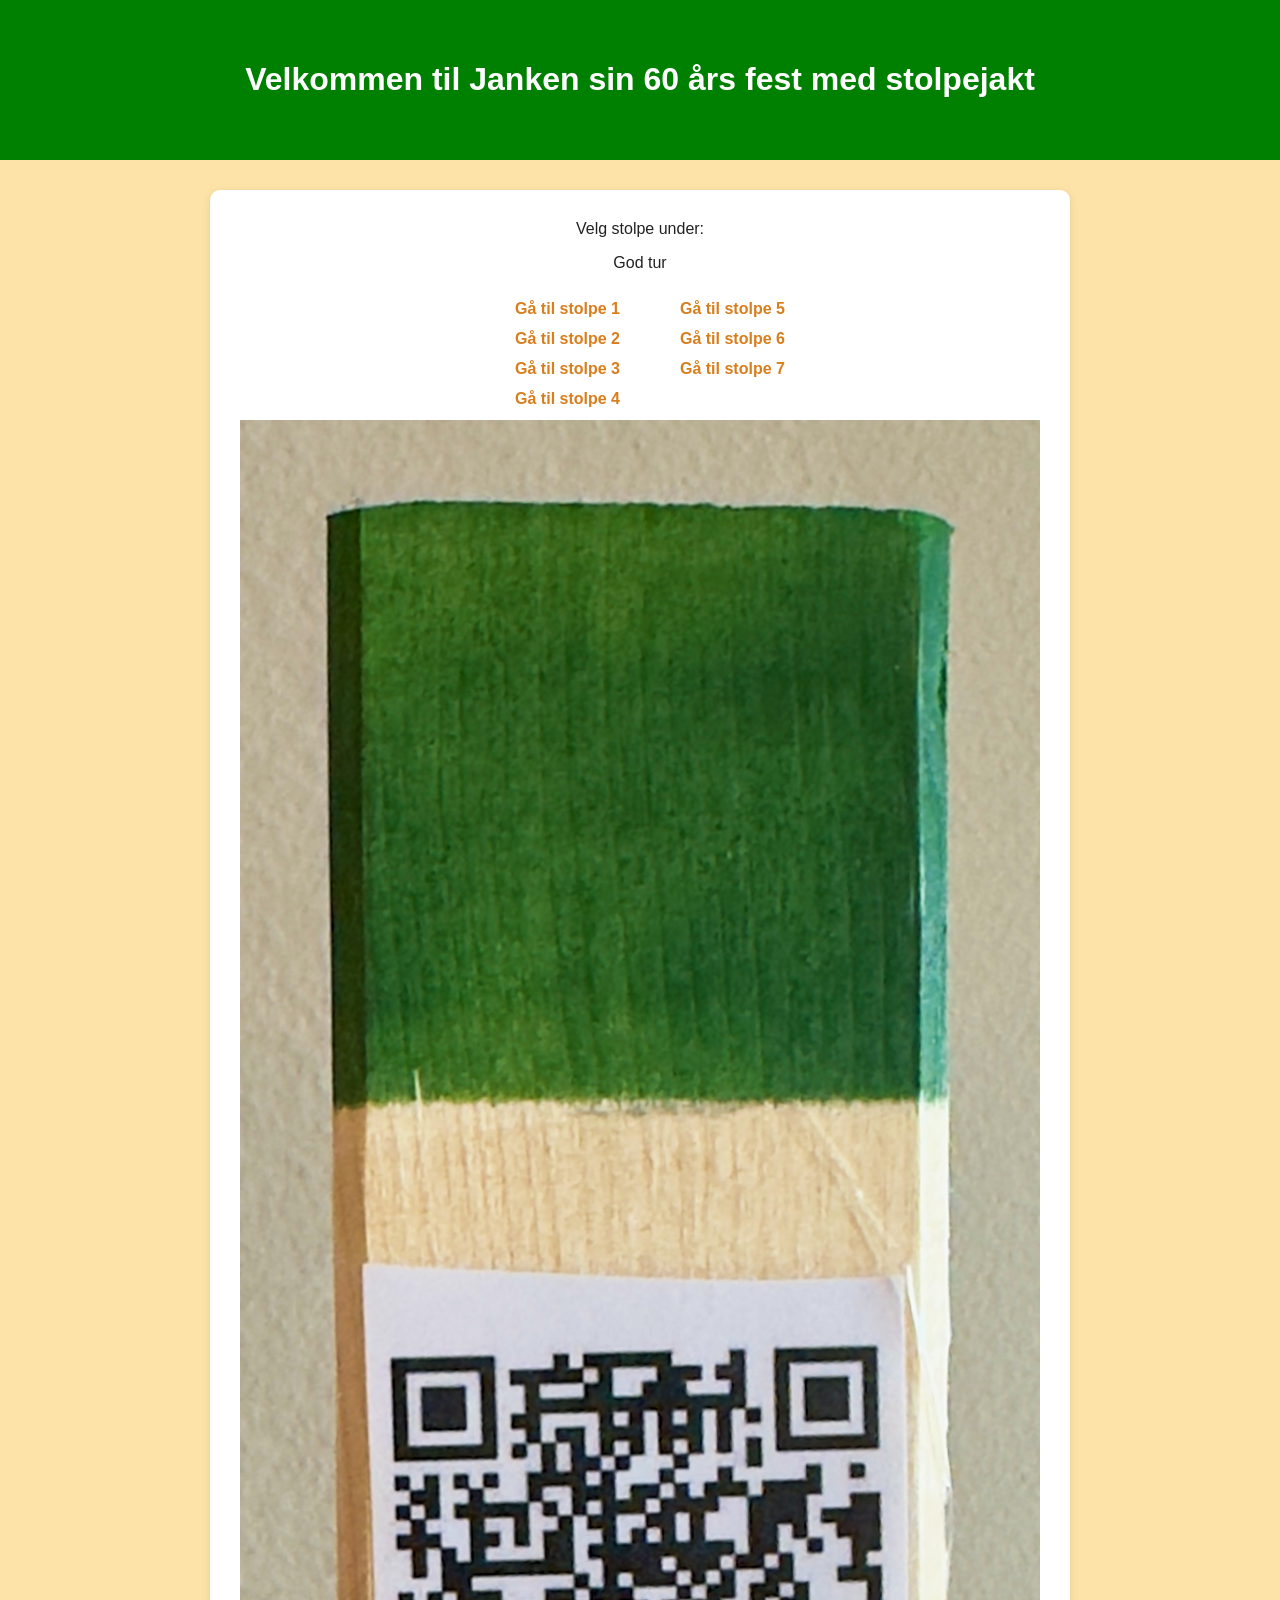
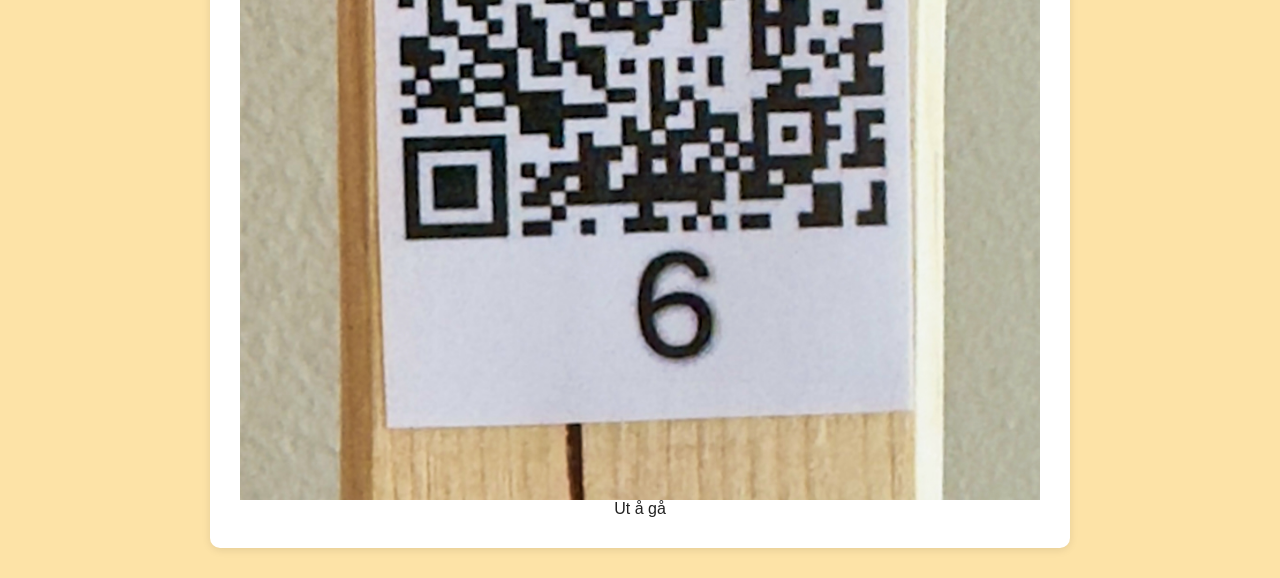
<file: src/index.html>
<!doctype html>
<html lang="no">
  <head>
    <meta charset="UTF-8" />
    <meta name="viewport" content="width=device-width, initial-scale=1.0" />
    <title>Janken 60 stolpejakt</title>
    <link rel="stylesheet" href="styles.css" />
    <link rel="stylesheet" href="glitter.css" />
  </head>
  <body>
    <header>
      <h1>Velkommen til Janken sin 60 års fest med stolpejakt</h1>
    </header>

    <main>
  <p style="width: 88%; margin: 0 auto; text-align: center;">
    Velg stolpe under:
  </p>

  <p style="text-align: center;">God tur</p>

<div style="display: flex; justify-content: center; gap: 40px;">
  <ul style="margin: 0; padding-left: 20px;">
    <li><a href="stolpe1.html">Gå til stolpe 1</a></li>
    <li><a href="stolpe2.html">Gå til stolpe 2</a></li>
    <li><a href="stolpe3.html">Gå til stolpe 3</a></li>
    <li><a href="stolpe4.html">Gå til stolpe 4</a></li>
  </ul>

  <ul style="margin: 0; padding-left: 20px;">
    <li><a href="stolpe5.html">Gå til stolpe 5</a></li>
    <li><a href="stolpe6.html">Gå til stolpe 6</a></li>
    <li><a href="stolpe7.html">Gå til stolpe 7</a></li>
  </ul>
</div>

  <figure>
    <img src="bilder/stolpe.jpeg" alt="Bilde av Janken" />
    <figcaption>Ut å gå</figcaption>
  </figure>
</main>
  </body>
</html>
</file>
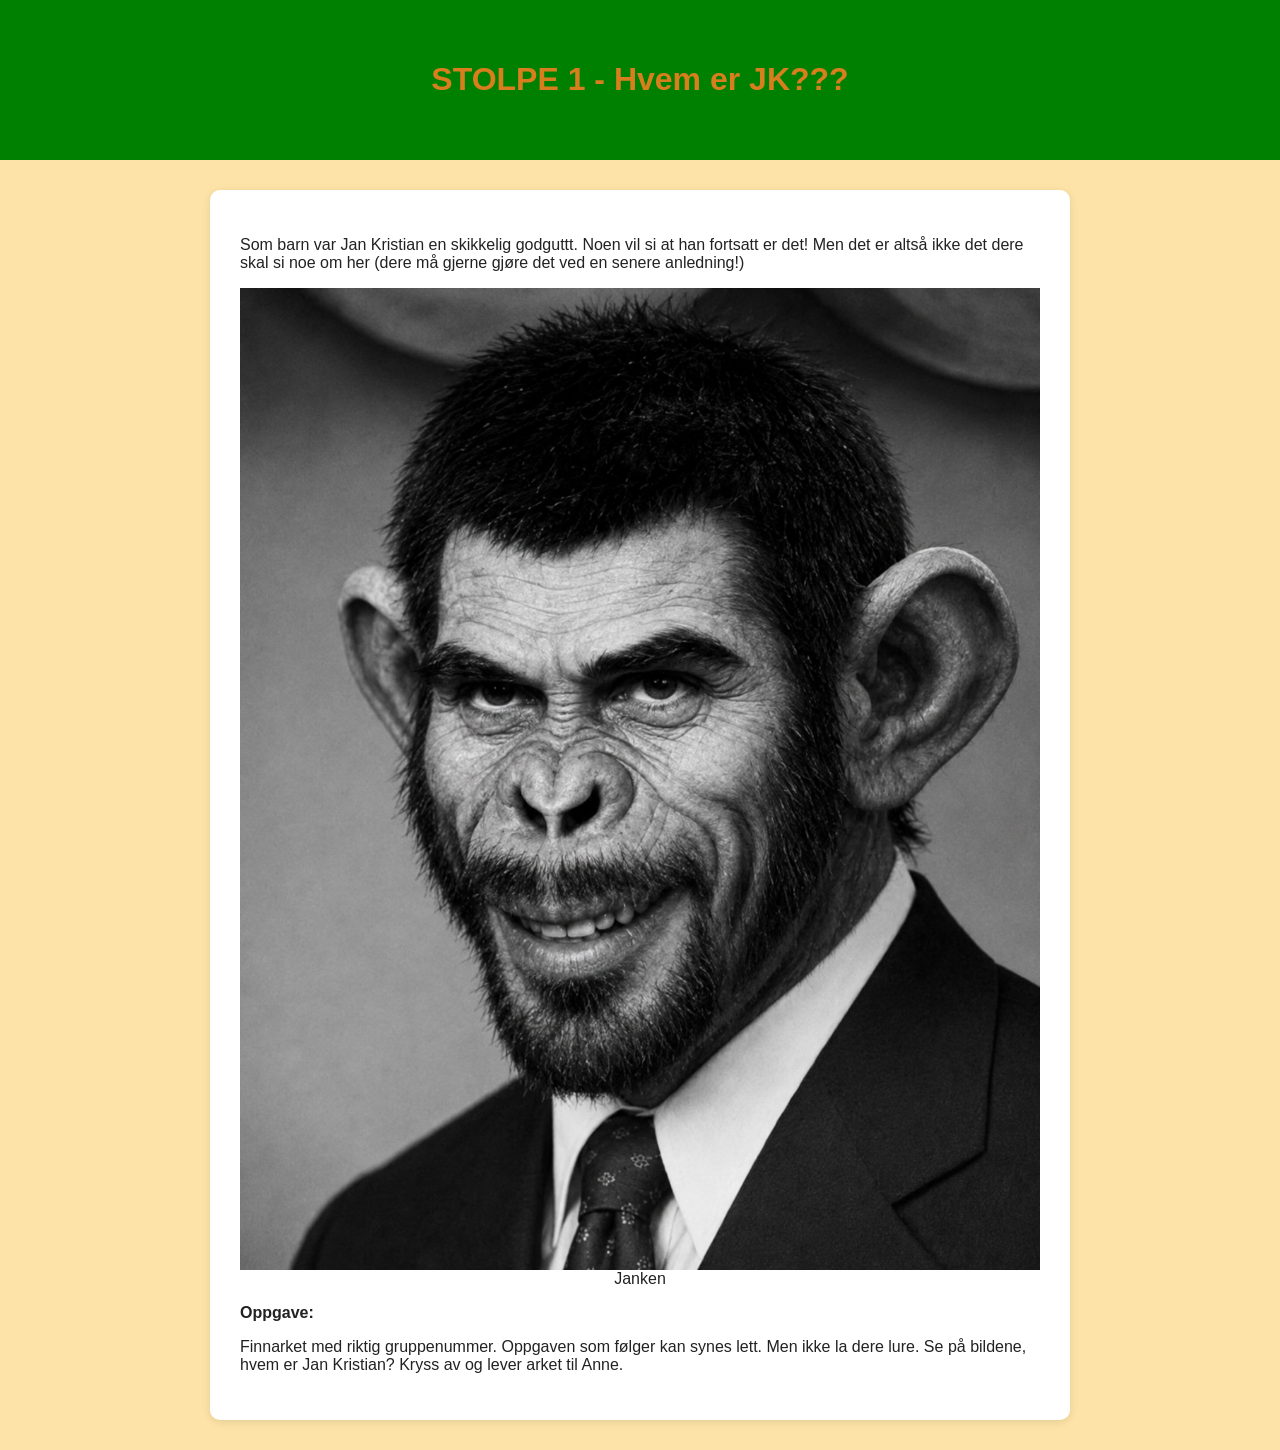
<file: src/stolpe1.html>
<!doctype html>
<html lang="no">
  <head>
    <meta charset="UTF-8" />
    <meta name="viewport" content="width=device-width, initial-scale=1.0" />
    <title>Janken 60 stolpejakt</title>
    <link rel="stylesheet" href="styles.css" />
    <link rel="stylesheet" href="glitter.css" />
  </head>
  <body>
    <header>
      <h1><a href="index.html">STOLPE 1 - Hvem er JK???</a></h1>
    </header>

    <main>
      <p>Som barn var Jan Kristian en skikkelig godguttt.
Noen vil si at han fortsatt er det! Men det er altså ikke det dere skal si noe om her (dere må gjerne gjøre det ved en senere anledning!)
</p>
<figure>

  <img src="bilder/gjanken.jpeg" alt="Bilde av Janken" />
  <figcaption>Janken</figcaption>
</figure>
        <p><strong>Oppgave:</strong> 

        </p> Finnarket med riktig gruppenummer. 
Oppgaven som følger kan synes lett. Men ikke la dere lure. Se på bildene, hvem er Jan Kristian?
Kryss av og lever arket til Anne.
</p>
    
    </main>
  </body>
</html>
</file>
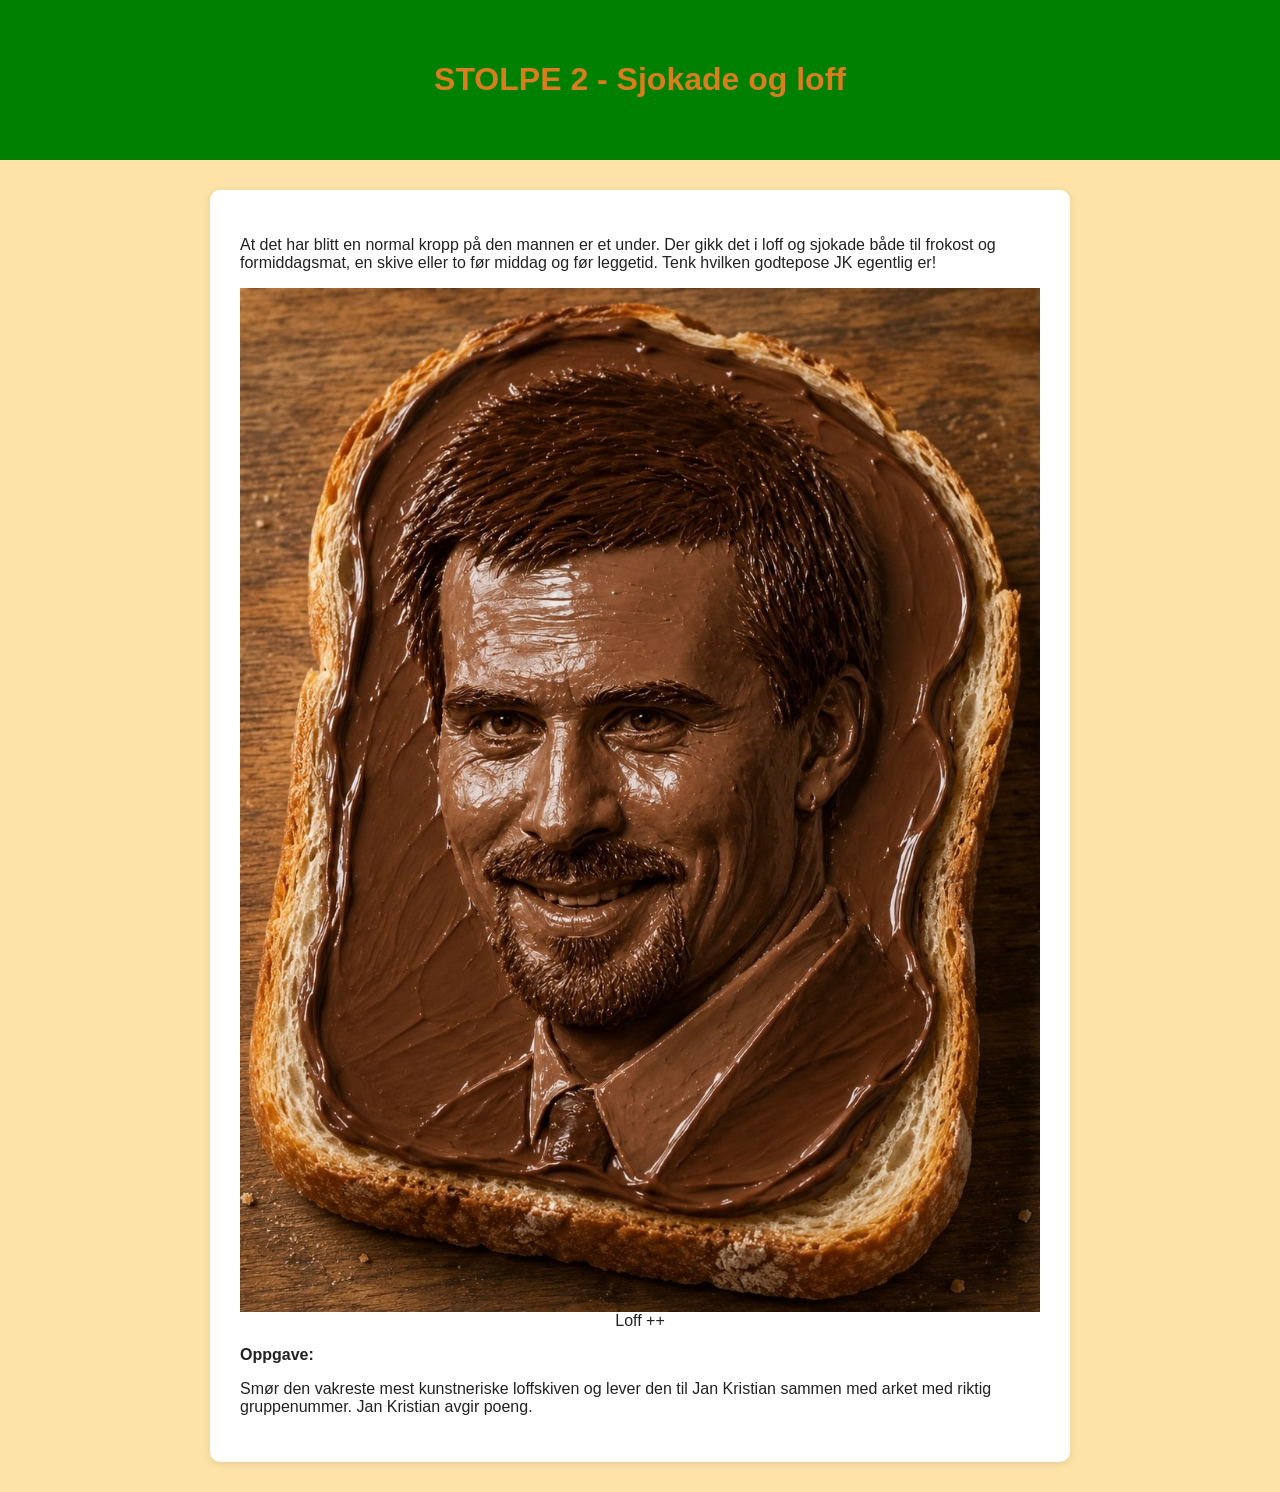
<file: src/stolpe2.html>
<!doctype html>
<html lang="no">
  <head>
    <meta charset="UTF-8" />
    <meta name="viewport" content="width=device-width, initial-scale=1.0" />
    <title>Janken 60 stolpejakt</title>
    <link rel="stylesheet" href="styles.css" />
    <link rel="stylesheet" href="glitter.css" />
  </head>
  <body>
    <header>
      <h1><a href="index.html">STOLPE 2 - Sjokade og loff</a></h1>
    </header>
    <main>
      <p>At det har blitt en normal kropp på den mannen er et under. Der gikk det i loff og sjokade både til frokost og formiddagsmat, en skive eller to før middag og før leggetid. Tenk hvilken godtepose JK egentlig er!</p>
</p>
<figure>

  <img src="bilder/loff.jpeg" alt="Bilde av Janken" />
  <figcaption>Loff ++</figcaption>
</figure>
<p><strong>Oppgave:</strong></p>
<p>Smør den vakreste mest kunstneriske loffskiven og lever den til Jan Kristian sammen med arket med riktig gruppenummer. Jan Kristian avgir poeng.
</p>
      
    </main>
  </body>
</html>
</file>
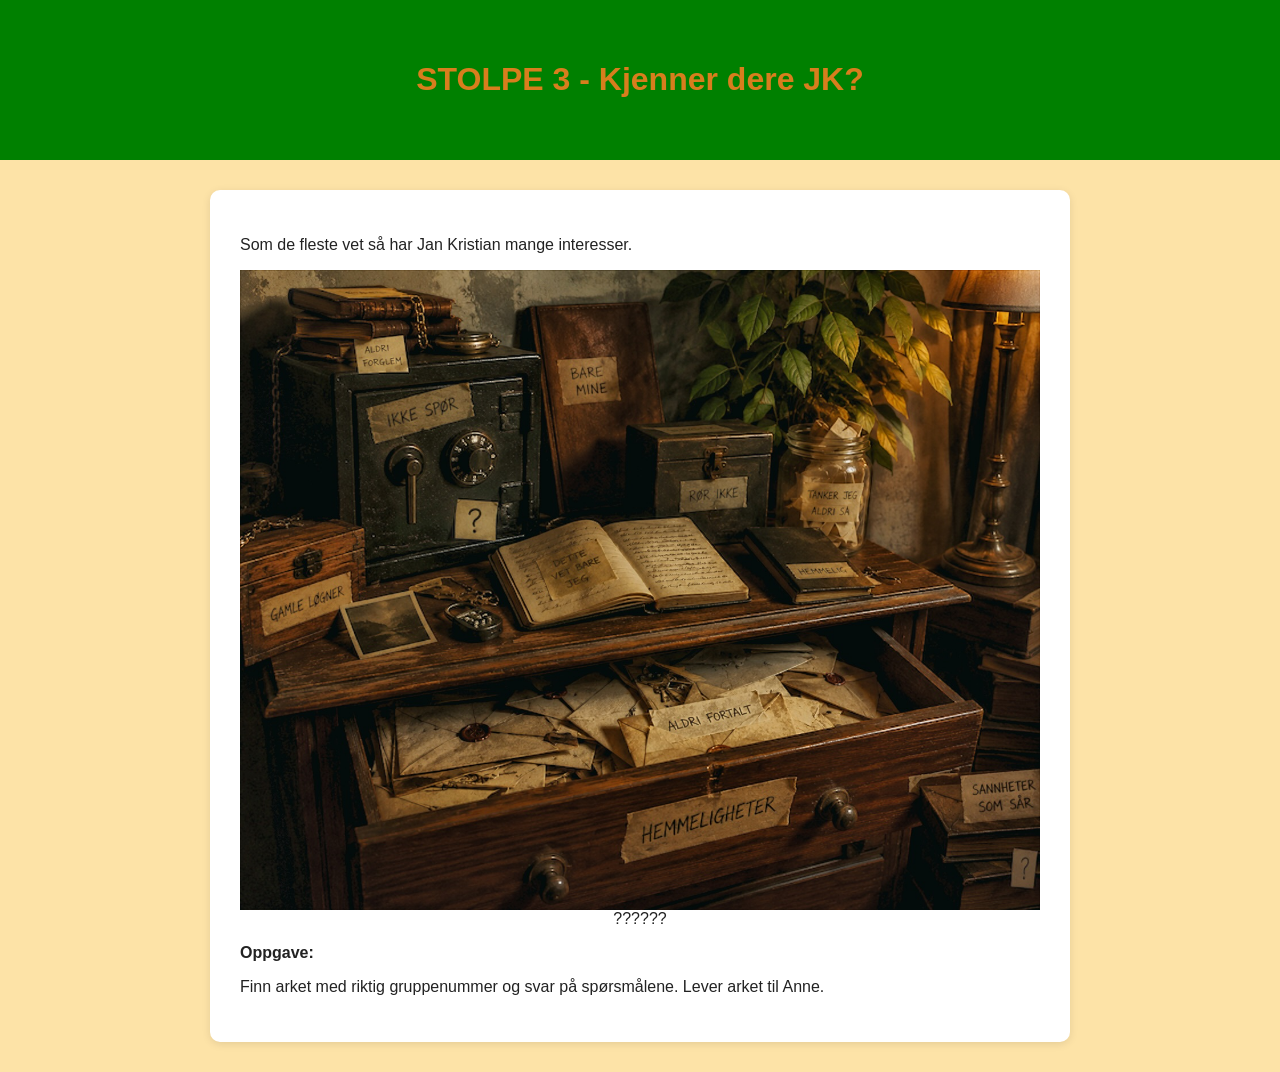
<file: src/stolpe3.html>
<!doctype html>
<html lang="no">
  <head>
    <meta charset="UTF-8" />
    <meta name="viewport" content="width=device-width, initial-scale=1.0" />
    <title>Janken 60 stolpejakt</title>
    <link rel="stylesheet" href="styles.css" />
    <link rel="stylesheet" href="glitter.css" />
  </head>
  <body>
    <header>
      <h1><a href="index.html">STOLPE 3 - Kjenner dere JK?</a></h1>
    </header>
    <main>
      <p>Som de fleste vet så har Jan Kristian mange interesser. </p>
      <figure>

  <img src="bilder/hemmelig.jpeg" alt="Bilde av Janken" />
  <figcaption>??????</figcaption>
</figure>
      <p><strong>Oppgave:</strong> 
      <p>Finn arket med riktig gruppenummer og svar på spørsmålene.
Lever arket til Anne.
</p>
      
    </main>
  </body>
</html>
</file>
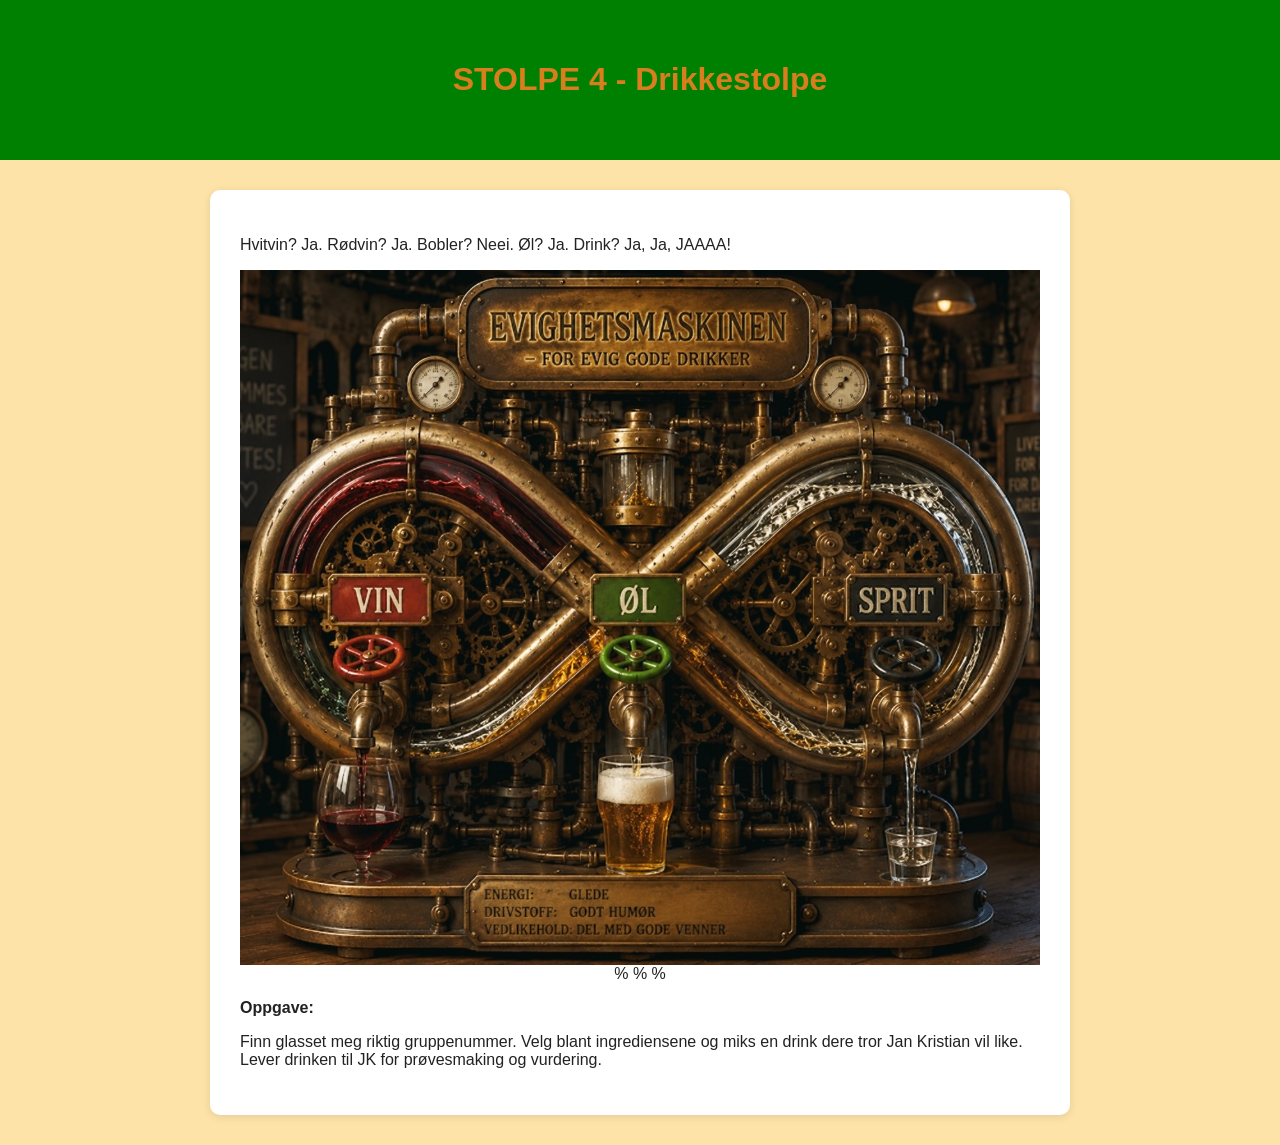
<file: src/stolpe4.html>
<!doctype html>
<html lang="no">
  <head>
    <meta charset="UTF-8" />
    <meta name="viewport" content="width=device-width, initial-scale=1.0" />
    <title>Janken 60 stolpejakt </title>
    <link rel="stylesheet" href="styles.css" />
    <link rel="stylesheet" href="glitter.css" />
  </head>
  <body>
    <header>
      <h1><a href="index.html">STOLPE 4 - Drikkestolpe</a></h1>
    </header>

    <main>
      <p>Hvitvin? Ja. Rødvin? Ja. Bobler? Neei. Øl? Ja. Drink? Ja, Ja, JAAAA!</p>
      <figure>

  <img src="bilder/ølvinsprit.jpeg" alt="Bilde av Janken" />
  <figcaption>% % %</figcaption>
</figure>
      <p><strong>Oppgave:</strong> 
      <p>Finn glasset meg riktig gruppenummer. Velg blant ingrediensene og miks en drink dere tror Jan Kristian vil like. 
Lever drinken til JK for prøvesmaking og vurdering.
 </p>
      
    </main>
  </body>
</html>
</file>
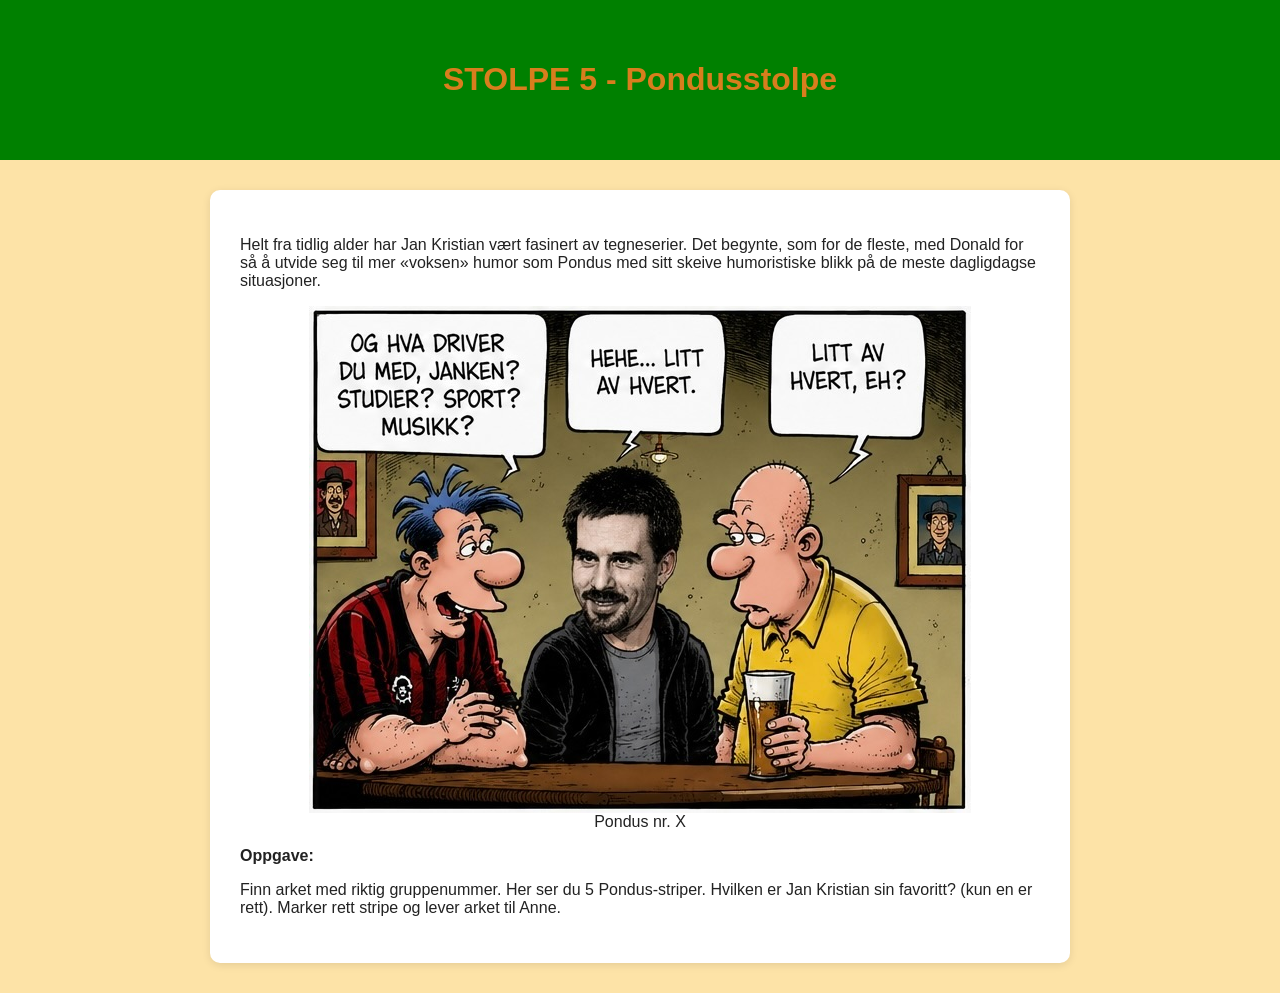
<file: src/stolpe5.html>
<!doctype html>
<html lang="no">
  <head>
    <meta charset="UTF-8" />
    <meta name="viewport" content="width=device-width, initial-scale=1.0" />
    <title>Janken 60 stolpejakt </title>
    <link rel="stylesheet" href="styles.css" />
    <link rel="stylesheet" href="glitter.css" />
  </head>
  <body>
    <header>
      <h1><a href="index.html">STOLPE 5 - Pondusstolpe</a></h1>
    </header>

    <main>
      <p>Helt fra tidlig alder har Jan Kristian vært fasinert av tegneserier. Det begynte, som for de fleste, med Donald for så å utvide seg til mer «voksen» humor som Pondus med sitt skeive humoristiske blikk på de meste dagligdagse situasjoner.</p>
      <figure>

  <img src="bilder/pondus.jpeg" alt="Bilde av Janken" />
  <figcaption>Pondus nr. X</figcaption>
</figure>
     <p><strong>Oppgave:</strong> 
      <p>Finn arket med riktig gruppenummer. 
Her ser du 5 Pondus-striper. Hvilken er Jan Kristian sin favoritt?
(kun en er rett). Marker rett stripe og lever arket til Anne.
</p>
    </main>
  </body>
</html>
</file>
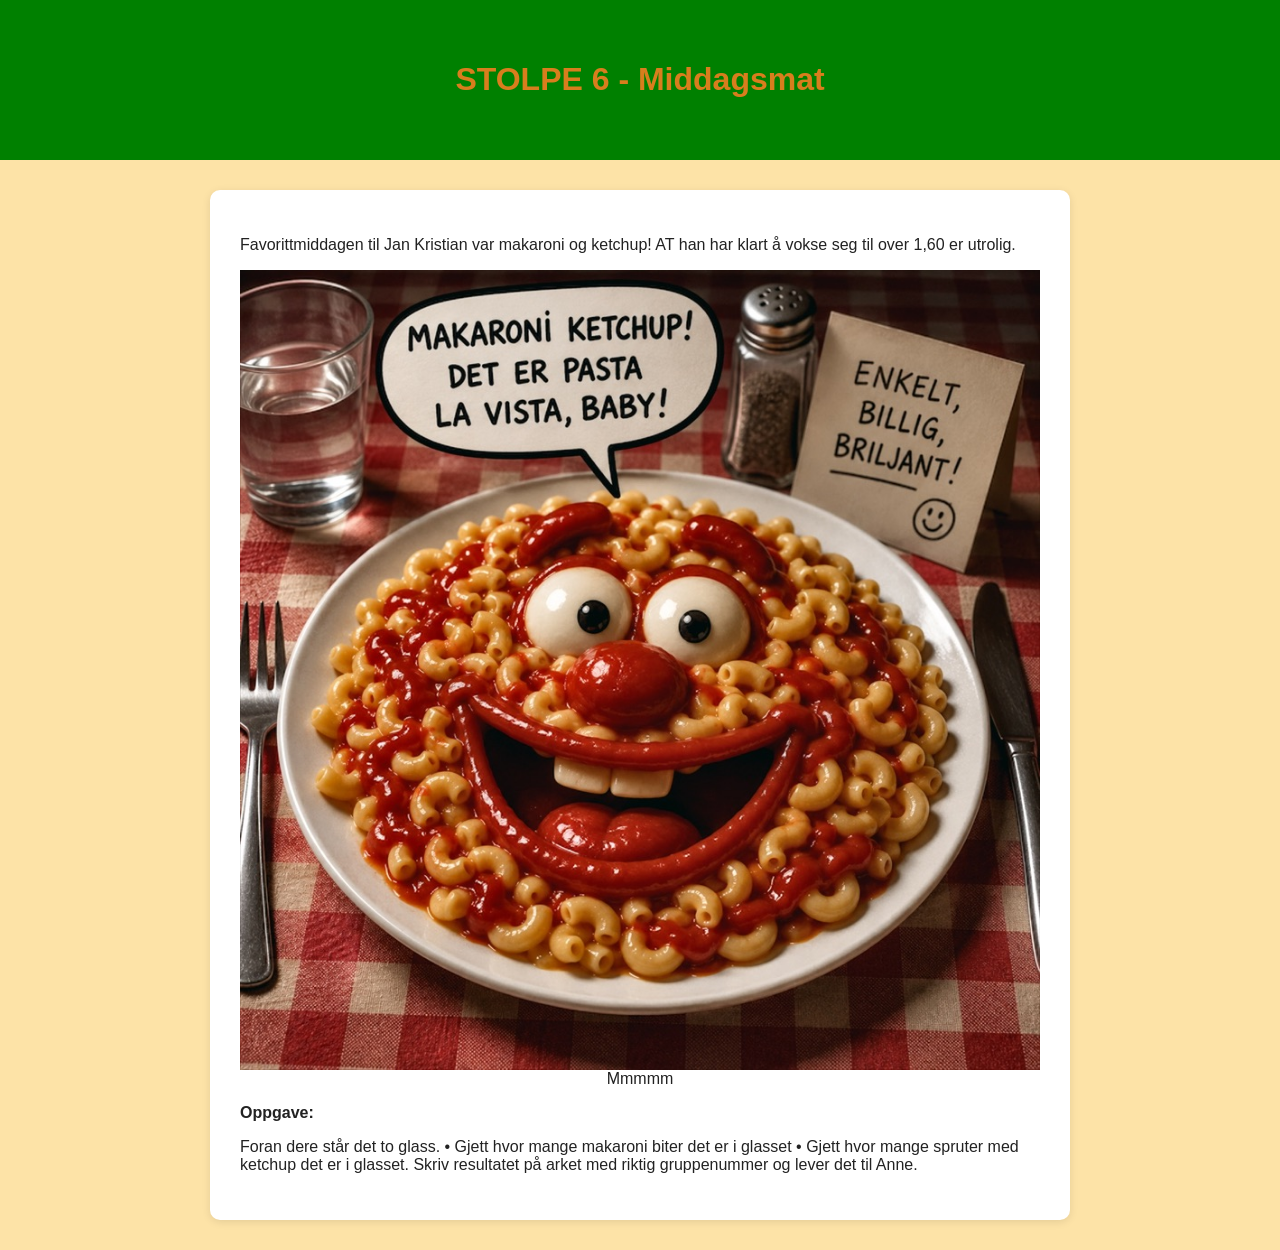
<file: src/stolpe6.html>
<!doctype html>
<html lang="no">
  <head>
    <meta charset="UTF-8" />
    <meta name="viewport" content="width=device-width, initial-scale=1.0" />
    <title>Janken 60 stolpejakt </title>
    <link rel="stylesheet" href="styles.css" />
    <link rel="stylesheet" href="glitter.css" />
  </head>
  <body>
    <header>
      <h1><a href="index.html">STOLPE 6 - Middagsmat</a></h1>
    </header>

    <main>
      <p>Favorittmiddagen til Jan Kristian var makaroni og ketchup! AT han har klart å vokse seg til over 1,60 er utrolig. </p>
      <figure>

  <img src="bilder/makaroni.jpeg" alt="Bilde av Janken" />
  <figcaption>Mmmmm</figcaption>
</figure>
      <p><strong>Oppgave:</strong> 
      <p>Foran dere står det to glass. 
•	Gjett hvor mange makaroni biter det er i glasset
•	Gjett hvor mange spruter med ketchup det er i glasset.
Skriv resultatet på arket med riktig gruppenummer og lever det til Anne.
</p>
     
    </main>
  </body>
</html>
</file>
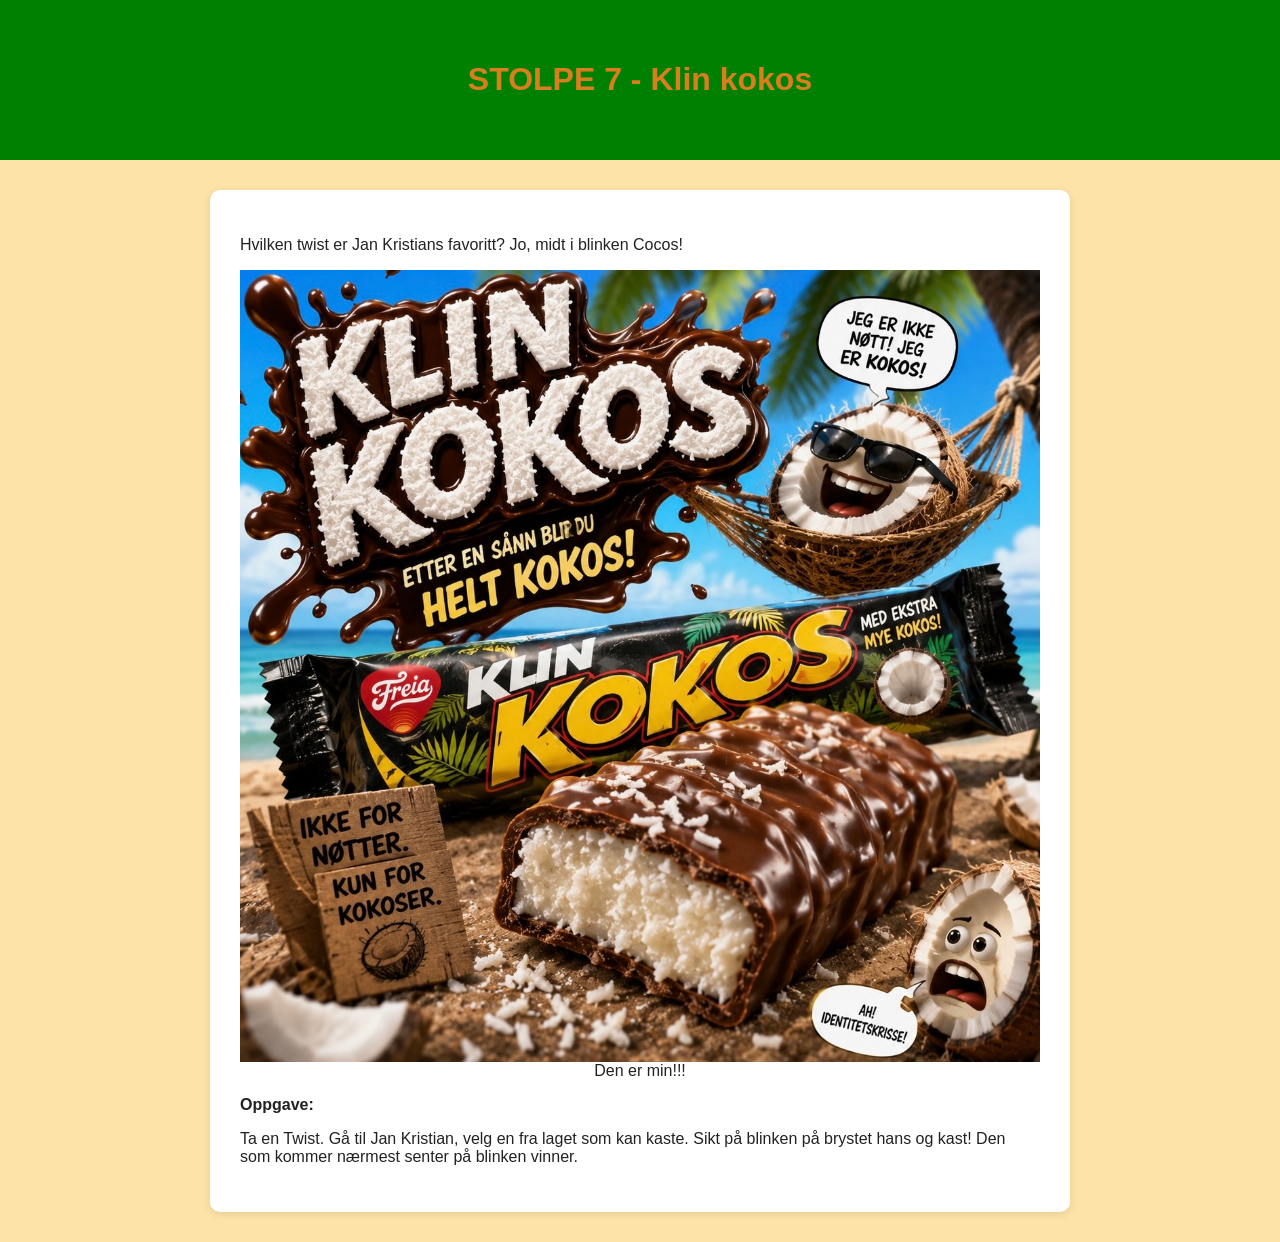
<file: src/stolpe7.html>
<!doctype html>
<html lang="no">
  <head>
    <meta charset="UTF-8" />
    <meta name="viewport" content="width=device-width, initial-scale=1.0" />
    <title>Janken 60 stolpejakt </title>
    <link rel="stylesheet" href="styles.css" />
    <link rel="stylesheet" href="glitter.css" />
  </head>
  <body>
    <header>
      <h1><a href="index.html">STOLPE 7 - Klin kokos</a></h1>
    </header>

    <main>
      <p>Hvilken twist er Jan Kristians favoritt? Jo, midt i blinken Cocos! </p>
      <figure>

  <img src="bilder/cocos.jpeg" alt="Bilde av Janken" />
  <figcaption>Den er min!!!</figcaption>
</figure>
      <p><strong>Oppgave:</strong> 
      <p>Ta en Twist. Gå til Jan Kristian, velg en fra laget som kan kaste. Sikt på blinken på brystet hans og kast! Den som kommer nærmest senter på blinken vinner.
</p>
      
    </main>
  </body>
</html>
</file>
<file: src/styles.css>
body {
  font-family: Arial, sans-serif;
  background-color: #f4f4f4;
  color: #222;
  margin: 0;
  padding: 0;
}

header {
  background-color: green;
  color: white;
  text-align: center;
  padding: 40px 20px;
}

main {
  max-width: 800px;
  margin: 30px auto;
  background-color: white;
  padding: 30px;
  border-radius: 10px;
  box-shadow: 0 2px 8px rgba(0, 0, 0, 0.1);
}

ul {
  list-style: none;
  padding: 0;
}

li {
  margin: 12px 0;
}

a {
  color: #d87e1d;
  text-decoration: none;
  font-weight: bold;
}

a:hover {
  text-decoration: underline;
}
</file>
<file: src/glitter.css>
body {

  background: #FDE3A7; /* CAPE HONEY */

  margin: 0;

  padding: 0;

}

::selection {

  background: rgba(0, 0, 0, 0.15);

}

h4 {

  font-size: 26px;

  line-height: 1.2;

  font-family: 'Amatic SC', cursive !important;

}

.color1 {

  color: #1BBC9B; /* MOUNTAIN MEADOW */

}

.color2 {

  color: #da0a268d; /* TALL POPPY */

}

.card {

  color: #013243; /* dark blue */

  position: absolute;

  top: 50%;

  left: 50%;

  width: 300px;

  height: 400px;

  background: #e0e1dc;

  transform-style: preserve-3d;

  transform: translate(-50%, -50%) perspective(2000px);

  box-shadow: inset 300px 0 50px rgba(0, 0, 0, .5), 20px 0 60px rgba(0, 0, 0, .5);

  transition: 1s;

}

.card:hover {

  transform: translate(-50%, -50%) perspective(2000px) rotate(15deg) scale(1.2);

  box-shadow: inset 20px 0 50px rgba(0, 0, 0, .5), 0 10px 100px rgba(0, 0, 0, .5);

}

.card::before {

  content: '';

  position: absolute;

  top: -5px;

  left: 0;

  width: 100%;

  height: 5px;

  background: #BAC1BA;

  transform-origin: bottom;

  transform: skewX(-45deg);

}

.card::after {

  content: '';

  position: absolute;

  top: 0;

  right: -5px;

  width: 5px;

  height: 100%;

  background: #92A29C;

  transform-origin: left;

  transform: skewY(-45deg);

}

.card .imgBox {

  width: 100%;

  height: 100%;

  position: relative;

  transform-origin: left;

  transition: .7s;

  z-index: 1;

}

.card .bark {

  position: absolute;

  background: #e0e1dc;

  width: 100%;

  height: 100%;

  opacity: 0;

  transition: .7s;

}

.card .imgBox img {

  width: 100%;

  height: 100%;

  object-fit: cover;

}

.card:hover .imgBox {

  transform: rotateY(-135deg);

}

.card:hover .bark {

  opacity: 1;

  transition: .6s;

  box-shadow: 300px 200px 100px rgba(0, 0, 0, .4) inset;

}

.card .details {

  position: absolute;

  top: 0;

  left: 0;

  box-sizing: border-box;

  padding: 0 0 0 10px;

  z-index: 0;

  margin-top: 70px;

}

.card .details p {

  font-size: 15px;

  line-height: 1.4;

  transform: rotate(-10deg);

  padding: 0 0 0 20px;

}

.card .details h4 {

  text-align: center;

}

.text-right {

  text-align: right;

}

figure {

  text-align: center;

  margin: 0 auto;

}

figure img {

  max-width: 100%;

  height: auto;

  display: block;

  margin: 0 auto;

}
</file>
